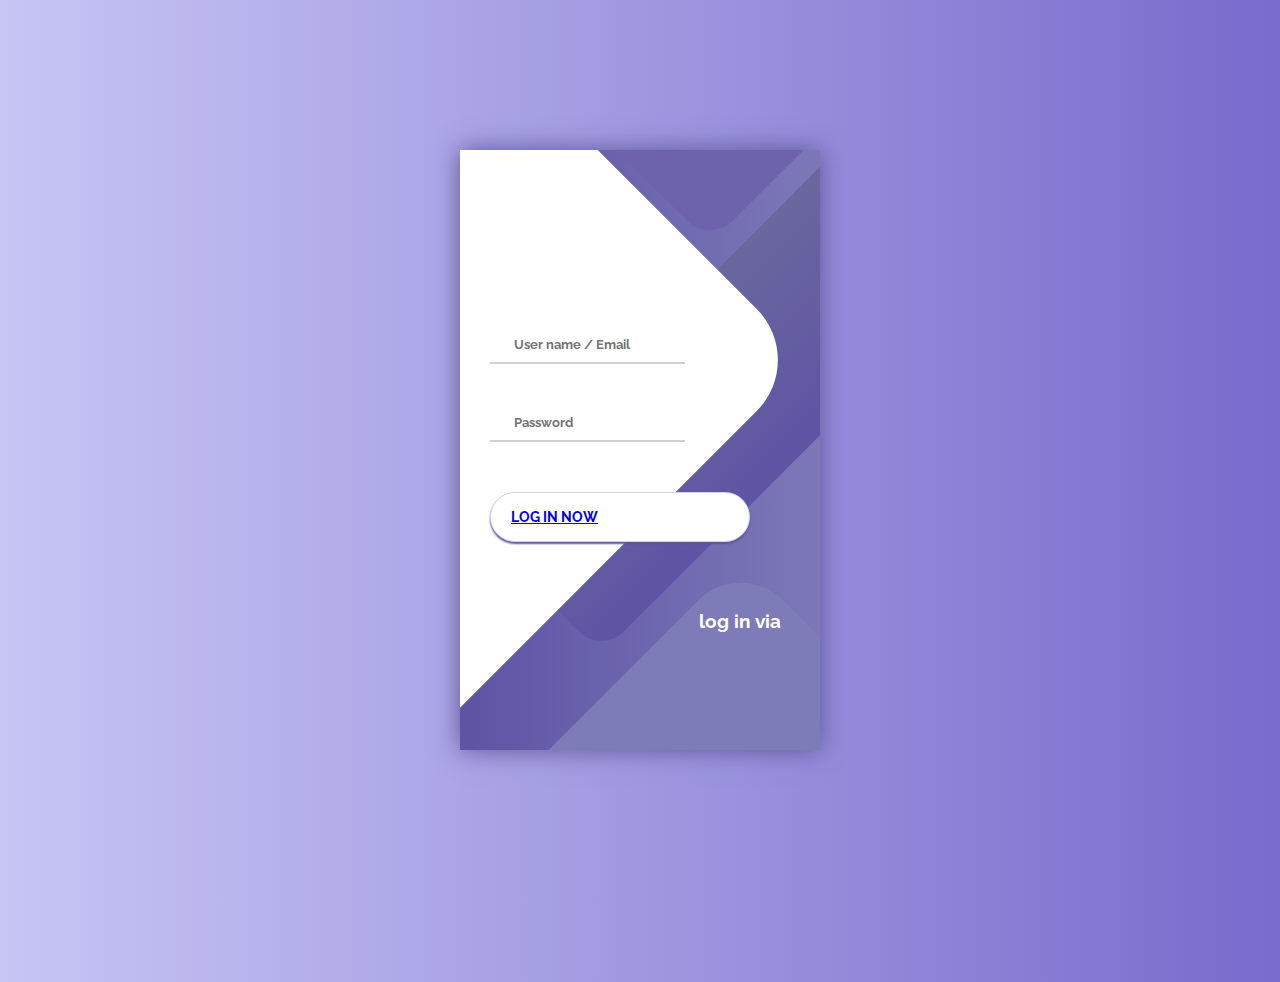
<file: index.html>
<html>
<head>
    
    <link rel="stylesheet" href="LOGIN.css">
     
    <div class="container">
	<div class="screen">
		<div class="screen__content">
			<form class="login">
				<div class="login__field">
					<i class="login__icon fas fa-user"></i>
					<input type="text" class="login__input" placeholder="User name / Email">
				</div>
				<div class="login__field">
					<i class="login__icon fas fa-lock"></i>
					<input type="password" class="login__input" placeholder="Password">
				</div>
				<button class="button login__submit">
					<span class="button__text"><a href="https://shn0221.github.io/SHNLAB/lab7.html">Log In Now</a></span>
					<i class="button__icon fas fa-chevron-right"></i>
				</button>				
			</form>
			<div class="social-login">
				<h3>log in via</h3>
				<div class="social-icons">
					<a href="https://www.instagram.com" class="social-login__icon fab fa-instagram"></a>
					<a href="https://www.facebook.com/index.php" class="social-login__icon fab fa-facebook"></a>
					<a href="https://twitter.com" class="social-login__icon fab fa-twitter"></a>
				</div>
			</div>
		</div>
		<div class="screen__background">
			<span class="screen__background__shape screen__background__shape4"></span>
			<span class="screen__background__shape screen__background__shape3"></span>		
			<span class="screen__background__shape screen__background__shape2"></span>
			<span class="screen__background__shape screen__background__shape1"></span>
		</div>		
	</div>
</div>
    
    
    </body>
    
    </head>


</html>
</file>
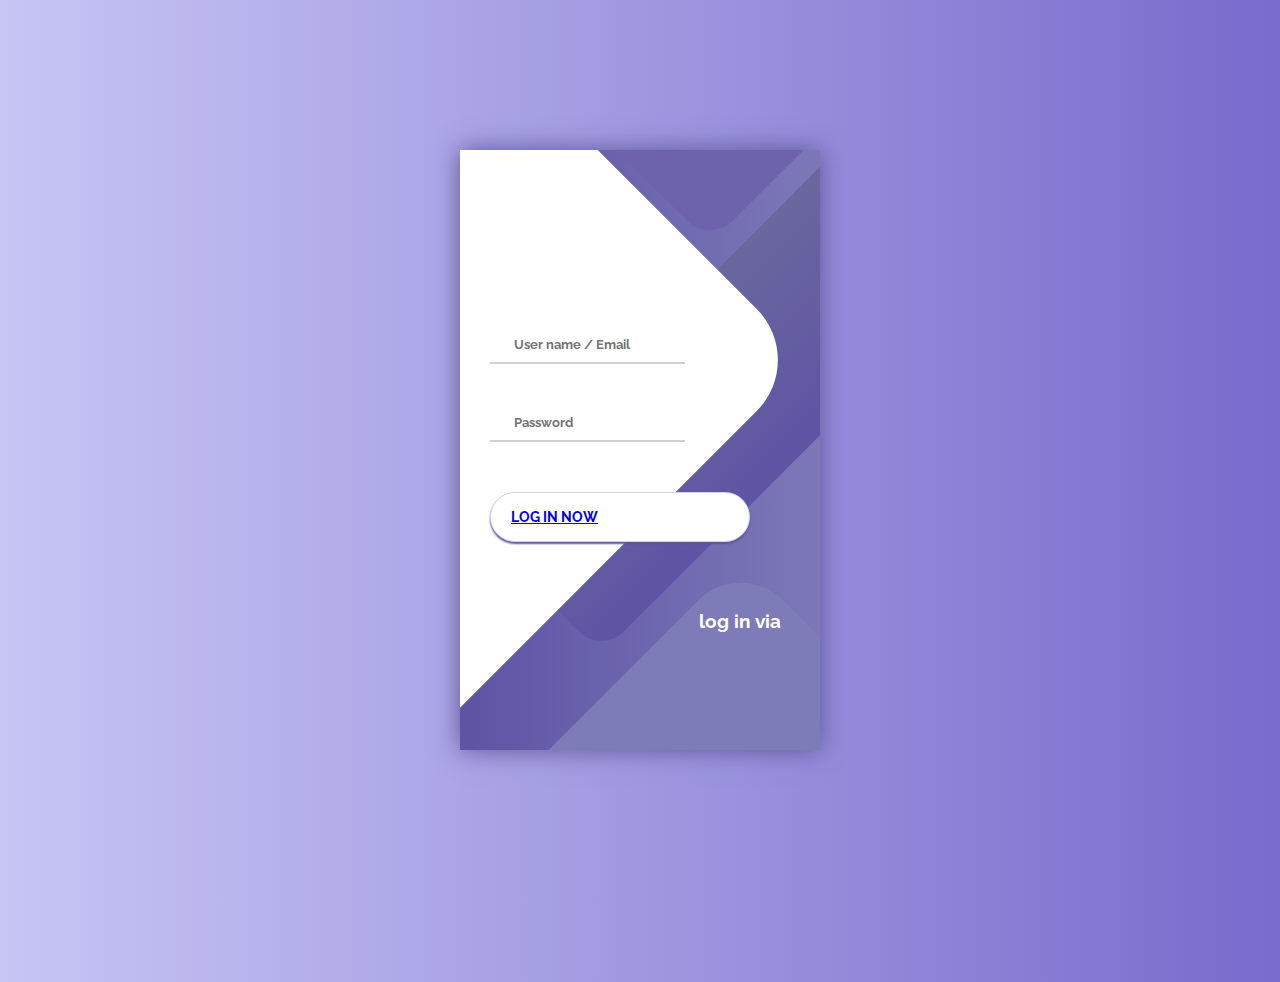
<file: LOGIN.html>
<html>
<head>
    
    <link rel="stylesheet" href="LOGIN.css">
     
    <div class="container">
	<div class="screen">
		<div class="screen__content">
			<form class="login">
				<div class="login__field">
					<i class="login__icon fas fa-user"></i>
					<input type="text" class="login__input" placeholder="User name / Email">
				</div>
				<div class="login__field">
					<i class="login__icon fas fa-lock"></i>
					<input type="password" class="login__input" placeholder="Password">
				</div>
				<button class="button login__submit">
					<span class="button__text"><a href="https://shn0221.github.io/SHNLAB/index.html">Log In Now</a></span>
					<i class="button__icon fas fa-chevron-right"></i>
				</button>				
			</form>
			<div class="social-login">
				<h3>log in via</h3>
				<div class="social-icons">
					<a href="https://www.instagram.com" class="social-login__icon fab fa-instagram"></a>
					<a href="https://www.facebook.com/index.php" class="social-login__icon fab fa-facebook"></a>
					<a href="https://twitter.com" class="social-login__icon fab fa-twitter"></a>
				</div>
			</div>
		</div>
		<div class="screen__background">
			<span class="screen__background__shape screen__background__shape4"></span>
			<span class="screen__background__shape screen__background__shape3"></span>		
			<span class="screen__background__shape screen__background__shape2"></span>
			<span class="screen__background__shape screen__background__shape1"></span>
		</div>		
	</div>
</div>
    
    
    </body>
    
    </head>


</html>
</file>
<file: LOGIN.css>
@import url('https://fonts.googleapis.com/css?family=Raleway:400,700');

* {
	box-sizing: border-box;
	margin: 0;
	padding: 0;	
	font-family: Raleway, sans-serif;
}

body {
	background: linear-gradient(90deg, #C7C5F4, #776BCC);		
}

.container {
	display: flex;
	align-items: center;
	justify-content: center;
	min-height: 100vh;
}

.screen {		
	background: linear-gradient(90deg, #5D54A4, #7C78B8);		
	position: relative;	
	height: 600px;
	width: 360px;	
	box-shadow: 0px 0px 24px #5C5696;
}

.screen__content {
	z-index: 1;
	position: relative;	
	height: 100%;
}

.screen__background {		
	position: absolute;
	top: 0;
	left: 0;
	right: 0;
	bottom: 0;
	z-index: 0;
	-webkit-clip-path: inset(0 0 0 0);
	clip-path: inset(0 0 0 0);	
}

.screen__background__shape {
	transform: rotate(45deg);
	position: absolute;
}

.screen__background__shape1 {
	height: 520px;
	width: 520px;
	background: #FFF;	
	top: -50px;
	right: 120px;	
	border-radius: 0 72px 0 0;
}

.screen__background__shape2 {
	height: 220px;
	width: 220px;
	background: #6C63AC;	
	top: -172px;
	right: 0;	
	border-radius: 32px;
}

.screen__background__shape3 {
	height: 540px;
	width: 190px;
	background: linear-gradient(270deg, #5D54A4, #6A679E);
	top: -24px;
	right: 0;	
	border-radius: 32px;
}

.screen__background__shape4 {
	height: 400px;
	width: 200px;
	background: #7E7BB9;	
	top: 420px;
	right: 50px;	
	border-radius: 60px;
}

.login {
	width: 320px;
	padding: 30px;
	padding-top: 156px;
}

.login__field {
	padding: 20px 0px;	
	position: relative;	
}

.login__icon {
	position: absolute;
	top: 30px;
	color: #7875B5;
}

.login__input {
	border: none;
	border-bottom: 2px solid #D1D1D4;
	background: none;
	padding: 10px;
	padding-left: 24px;
	font-weight: 700;
	width: 75%;
	transition: .2s;
}

.login__input:active,
.login__input:focus,
.login__input:hover {
	outline: none;
	border-bottom-color: #6A679E;
}

.login__submit {
	background: #fff;
	font-size: 14px;
	margin-top: 30px;
	padding: 16px 20px;
	border-radius: 26px;
	border: 1px solid #D4D3E8;
	text-transform: uppercase;
	font-weight: 700;
	display: flex;
	align-items: center;
	width: 100%;
	color: #4C489D;
	box-shadow: 0px 2px 2px #5C5696;
	cursor: pointer;
	transition: .2s;
}

.login__submit:active,
.login__submit:focus,
.login__submit:hover {
	border-color: #6A679E;
	outline: none;
}

.button__icon {
	font-size: 24px;
	margin-left: auto;
	color: #7875B5;
}

.social-login {	
	position: absolute;
	height: 140px;
	width: 160px;
	text-align: center;
	bottom: 0px;
	right: 0px;
	color: #fff;
}

.social-icons {
	display: flex;
	align-items: center;
	justify-content: center;
}

.social-login__icon {
	padding: 20px 10px;
	color: #fff;
	text-decoration: none;	
	text-shadow: 0px 0px 8px #7875B5;
}

.social-login__icon:hover {
	transform: scale(1.5);	
}
</file>
